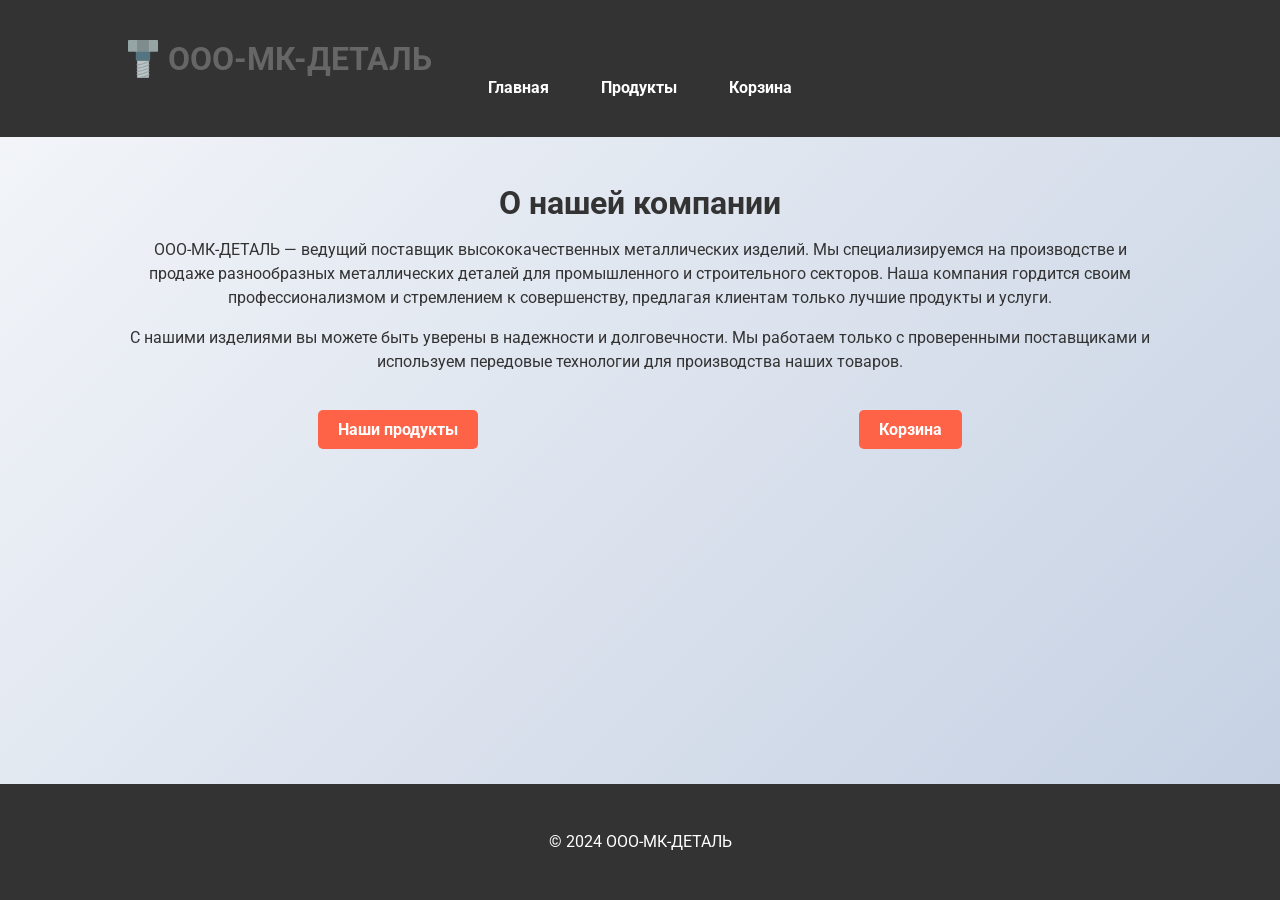
<file: index.html>
<!DOCTYPE html>
<html lang="ru">
<head>
    <meta charset="UTF-8">
    <meta name="viewport" content="width=device-width, initial-scale=1.0">
    <title>ООО-МК-ДЕТАЛЬ</title>
    <link rel="stylesheet" href="styles.css">
    <link rel="stylesheet" href="stylef.css">
    <link href="https://fonts.googleapis.com/css2?family=Roboto:wght@400;700&display=swap" rel="stylesheet">
</head>

<body class="home">
    
    <div class="wrapper">
        <header>
            <div class="container">
                <div class="txt1">
                <div class="logo">
                  
                  <svg  class="logo-w" xmlns="http://www.w3.org/2000/svg" xmlns:xlink="http://www.w3.org/1999/xlink" viewBox="0 0 46 59" version="1.1"><title>048 - Bolt </title><desc>Created with Sketch.</desc><defs></defs><g id="Page-1" stroke="none" stroke-width="1" fill="none" fill-rule="evenodd"><g id="048---Bolt-" fill-rule="nonzero"><path d="M12,16 L34,16 L34,29.862 C34,30.4290329 33.7747471,30.9728415 33.3737943,31.3737943 C32.9728415,31.7747471 32.4290329,32 31.862,32 L14.138,32 C13.5709671,32 13.0271585,31.7747471 12.6262057,31.3737943 C12.2252529,30.9728415 12,30.4290329 12,29.862 L12,16 Z" id="Shape" fill="#547580"></path><rect id="Rectangle-path" fill="#7F8C8D" x="12" y="0" width="22" height="18"></rect><path d="M14,0 L14,18 L1,18 C0.44771525,18 0,17.5522847 0,17 L0,1 C0,0.44771525 0.44771525,0 1,0 L14,0 Z" id="Shape" fill="#95A5A5"></path><path d="M46,1 L46,17 C46,17.5522847 45.5522847,18 45,18 L32,18 L32,0 L45,0 C45.5522847,0 46,0.44771525 46,1 Z" id="Shape" fill="#95A5A5"></path><path d="M14,32 L32,32 L32,57 C32,57.5522847 31.5522847,58 31,58 L15,58 C14.4477153,58 14,57.5522847 14,57 L14,32 Z" id="Shape" fill="#BDC3C7"></path><path d="M14,39 C13.4477153,39 13,38.5522847 13,38 C13,37.4477153 13.4477153,37 14,37 C22.626,37 31.427,32.175 31.515,32.126 C31.995358,31.8779775 32.5858622,32.0566248 32.8481759,32.5293303 C33.1104896,33.0020358 32.9496279,33.597631 32.485,33.874 C32.109,34.083 23.154,39 14,39 Z" id="Shape" fill="#95A5A5"></path><path d="M14,44 C13.4477153,44 13,43.5522847 13,43 C13,42.4477153 13.4477153,42 14,42 C22.626,42 31.427,37.175 31.515,37.126 C31.995358,36.8779775 32.5858622,37.0566248 32.8481759,37.5293303 C33.1104896,38.0020358 32.9496279,38.597631 32.485,38.874 C32.109,39.083 23.154,44 14,44 Z" id="Shape" fill="#95A5A5"></path><path d="M14,49 C13.4477153,49 13,48.5522847 13,48 C13,47.4477153 13.4477153,47 14,47 C22.626,47 31.427,42.175 31.515,42.126 C31.8281993,41.9397034 32.2179451,41.9385319 32.5322586,42.1229424 C32.8465722,42.3073528 33.0356848,42.6481454 33.0258532,43.0124303 C33.0160217,43.3767153 32.8088027,43.7068115 32.485,43.874 C32.109,44.083 23.154,49 14,49 Z" id="Shape" fill="#95A5A5"></path><path d="M14,54 C13.4477153,54 13,53.5522847 13,53 C13,52.4477153 13.4477153,52 14,52 C22.626,52 31.427,47.175 31.515,47.126 C31.8281993,46.9397034 32.2179451,46.9385319 32.5322586,47.1229424 C32.8465722,47.3073528 33.0356848,47.6481454 33.0258532,48.0124303 C33.0160217,48.3767153 32.8088027,48.7068115 32.485,48.874 C32.109,49.083 23.154,54 14,54 Z" id="Shape" fill="#95A5A5"></path><path d="M14.879,58.99 C14.3267153,58.999665 13.871165,58.5597847 13.8615,58.0075 C13.851835,57.4552153 14.2917153,56.999665 14.844,56.99 C23.208,56.69 31.432,52.171 31.515,52.125 C31.8281993,51.9387034 32.2179451,51.9375319 32.5322586,52.1219424 C32.8465722,52.3063528 33.0356848,52.6471454 33.0258532,53.0114303 C33.0160217,53.3757153 32.8088027,53.7058115 32.485,53.873 C32.134,54.073 23.754,58.673 14.916,58.988 L14.879,58.99 Z" id="Shape" fill="#95A5A5"></path></g></g></svg>    
                      
                  
                      
                 
                </div>
                <h1><a class="lin" href="index.html">ООО-МК-ДЕТАЛЬ</a></h1>
                </div>
                <nav>
                    <ul>
                        <li><a href="index.html">Главная</a></li>
                        <li><a href="products.html">Продукты</a></li>
                        <li><a href="cart.html">Корзина</a></li>
                    </ul>
                </nav>
            </div>
        </header>

        <section id="about">
            <div class="container">
                <h2>О нашей компании</h2>
                <p>ООО-МК-ДЕТАЛЬ — ведущий поставщик высококачественных металлических изделий. Мы специализируемся на производстве и продаже разнообразных металлических деталей для промышленного и строительного секторов. Наша компания гордится своим профессионализмом и стремлением к совершенству, предлагая клиентам только лучшие продукты и услуги.</p>
                <p>С нашими изделиями вы можете быть уверены в надежности и долговечности. Мы работаем только с проверенными поставщиками и используем передовые технологии для производства наших товаров.</p>
                <div class="buttons">
                    <a href="products.html" class="btn">Наши продукты</a>
                    <a href="cart.html" class="btn">Корзина</a>
                </div>
            </div>
        </section>

        <footer>
            <div class="container">
                <p>&copy; 2024 ООО-МК-ДЕТАЛЬ</p>
            </div>
        </footer>
    </div>
    <script src="script.js"></script>
</body>
</html>
</file>
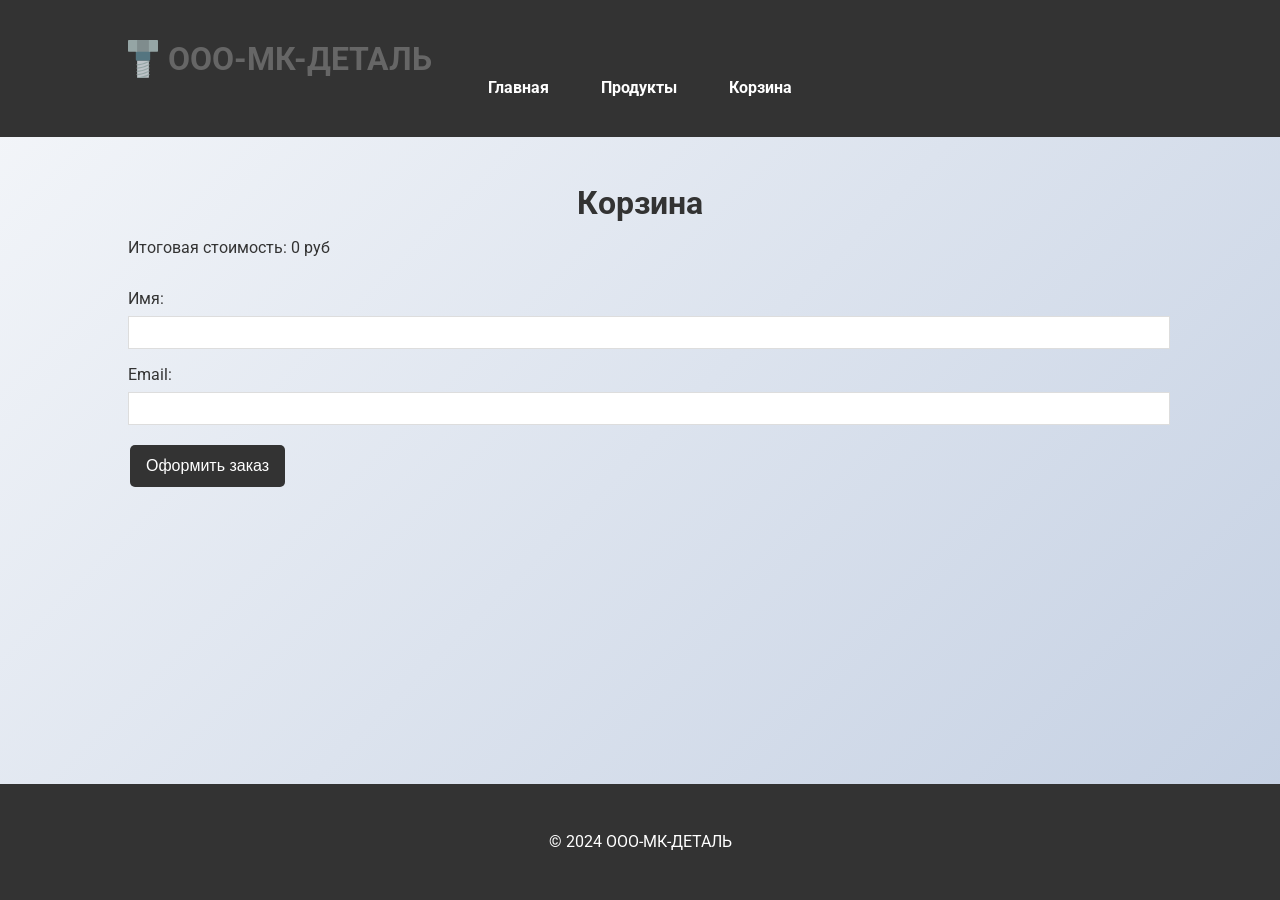
<file: cart.html>
<!DOCTYPE html>
<html lang="ru">
<head>
    <meta charset="UTF-8">
    <meta name="viewport" content="width=device-width, initial-scale=1.0">
    <title>Корзина</title>
    <link rel="stylesheet" href="styless.css">
    <link rel="stylesheet" href="stylef.css">
    <link rel="stylesheet" href="styled.css">
    <link href="https://fonts.googleapis.com/css2?family=Roboto:wght@400;700&display=swap" rel="stylesheet">
    <style>
        #successMessage {
            color: green;
            margin-top: 20px;
            display: none;
        }
    </style>
</head>
<body>
    <div class="wrapper">
        <header>
            <div class="container">
                <div class="txt1">
                <div class="logo">
                  
                  <svg  class="logo-w" xmlns="http://www.w3.org/2000/svg" xmlns:xlink="http://www.w3.org/1999/xlink" viewBox="0 0 46 59" version="1.1"><title>048 - Bolt </title><desc>Created with Sketch.</desc><defs></defs><g id="Page-1" stroke="none" stroke-width="1" fill="none" fill-rule="evenodd"><g id="048---Bolt-" fill-rule="nonzero"><path d="M12,16 L34,16 L34,29.862 C34,30.4290329 33.7747471,30.9728415 33.3737943,31.3737943 C32.9728415,31.7747471 32.4290329,32 31.862,32 L14.138,32 C13.5709671,32 13.0271585,31.7747471 12.6262057,31.3737943 C12.2252529,30.9728415 12,30.4290329 12,29.862 L12,16 Z" id="Shape" fill="#547580"></path><rect id="Rectangle-path" fill="#7F8C8D" x="12" y="0" width="22" height="18"></rect><path d="M14,0 L14,18 L1,18 C0.44771525,18 0,17.5522847 0,17 L0,1 C0,0.44771525 0.44771525,0 1,0 L14,0 Z" id="Shape" fill="#95A5A5"></path><path d="M46,1 L46,17 C46,17.5522847 45.5522847,18 45,18 L32,18 L32,0 L45,0 C45.5522847,0 46,0.44771525 46,1 Z" id="Shape" fill="#95A5A5"></path><path d="M14,32 L32,32 L32,57 C32,57.5522847 31.5522847,58 31,58 L15,58 C14.4477153,58 14,57.5522847 14,57 L14,32 Z" id="Shape" fill="#BDC3C7"></path><path d="M14,39 C13.4477153,39 13,38.5522847 13,38 C13,37.4477153 13.4477153,37 14,37 C22.626,37 31.427,32.175 31.515,32.126 C31.995358,31.8779775 32.5858622,32.0566248 32.8481759,32.5293303 C33.1104896,33.0020358 32.9496279,33.597631 32.485,33.874 C32.109,34.083 23.154,39 14,39 Z" id="Shape" fill="#95A5A5"></path><path d="M14,44 C13.4477153,44 13,43.5522847 13,43 C13,42.4477153 13.4477153,42 14,42 C22.626,42 31.427,37.175 31.515,37.126 C31.995358,36.8779775 32.5858622,37.0566248 32.8481759,37.5293303 C33.1104896,38.0020358 32.9496279,38.597631 32.485,38.874 C32.109,39.083 23.154,44 14,44 Z" id="Shape" fill="#95A5A5"></path><path d="M14,49 C13.4477153,49 13,48.5522847 13,48 C13,47.4477153 13.4477153,47 14,47 C22.626,47 31.427,42.175 31.515,42.126 C31.8281993,41.9397034 32.2179451,41.9385319 32.5322586,42.1229424 C32.8465722,42.3073528 33.0356848,42.6481454 33.0258532,43.0124303 C33.0160217,43.3767153 32.8088027,43.7068115 32.485,43.874 C32.109,44.083 23.154,49 14,49 Z" id="Shape" fill="#95A5A5"></path><path d="M14,54 C13.4477153,54 13,53.5522847 13,53 C13,52.4477153 13.4477153,52 14,52 C22.626,52 31.427,47.175 31.515,47.126 C31.8281993,46.9397034 32.2179451,46.9385319 32.5322586,47.1229424 C32.8465722,47.3073528 33.0356848,47.6481454 33.0258532,48.0124303 C33.0160217,48.3767153 32.8088027,48.7068115 32.485,48.874 C32.109,49.083 23.154,54 14,54 Z" id="Shape" fill="#95A5A5"></path><path d="M14.879,58.99 C14.3267153,58.999665 13.871165,58.5597847 13.8615,58.0075 C13.851835,57.4552153 14.2917153,56.999665 14.844,56.99 C23.208,56.69 31.432,52.171 31.515,52.125 C31.8281993,51.9387034 32.2179451,51.9375319 32.5322586,52.1219424 C32.8465722,52.3063528 33.0356848,52.6471454 33.0258532,53.0114303 C33.0160217,53.3757153 32.8088027,53.7058115 32.485,53.873 C32.134,54.073 23.754,58.673 14.916,58.988 L14.879,58.99 Z" id="Shape" fill="#95A5A5"></path></g></g></svg>    
                      
                  
                      
                 
                </div>
                <h1><a class="lin" href="index.html">ООО-МК-ДЕТАЛЬ</a></h1>
                </div>
                <nav>
                    <ul>
                        <li><a href="index.html">Главная</a></li>
                        <li><a href="products.html">Продукты</a></li>
                        <li><a href="cart.html">Корзина</a></li>
                    </ul>
                </nav>
            </div>
        </header>

        <section id="cart">
            <div class="container">
                <h2>Корзина</h2>
                <div class="cart-items">
                    <!-- Здесь будут отображаться выбранные товары -->
                </div>
                <form id="order-form">
                    <label for="name">Имя:</label>
                    <input type="text" id="name" name="name" required>
                    <label for="email">Email:</label>
                    <input type="email" id="email" name="email" required>
                    <button type="submit">Оформить заказ</button>
                </form>
                
                <div class="asd" id="successMessage"><a>Заказ Оформлен успешно</a></div>
            
                <script>
                    document.getElementById('order-form').addEventListener('submit', function(event) {
                        event.preventDefault(); // предотвращаем отправку формы
                        document.getElementById('successMessage').style.display = 'block';
                    });
                </script>
            </div>
        </section>

        <footer>
            <div class="container">
                <p>&copy; 2024 ООО-МК-ДЕТАЛЬ</p>
            </div>
        </footer>
    </div>

    <script src="script.js"></script>
</body>
</html>
</file>
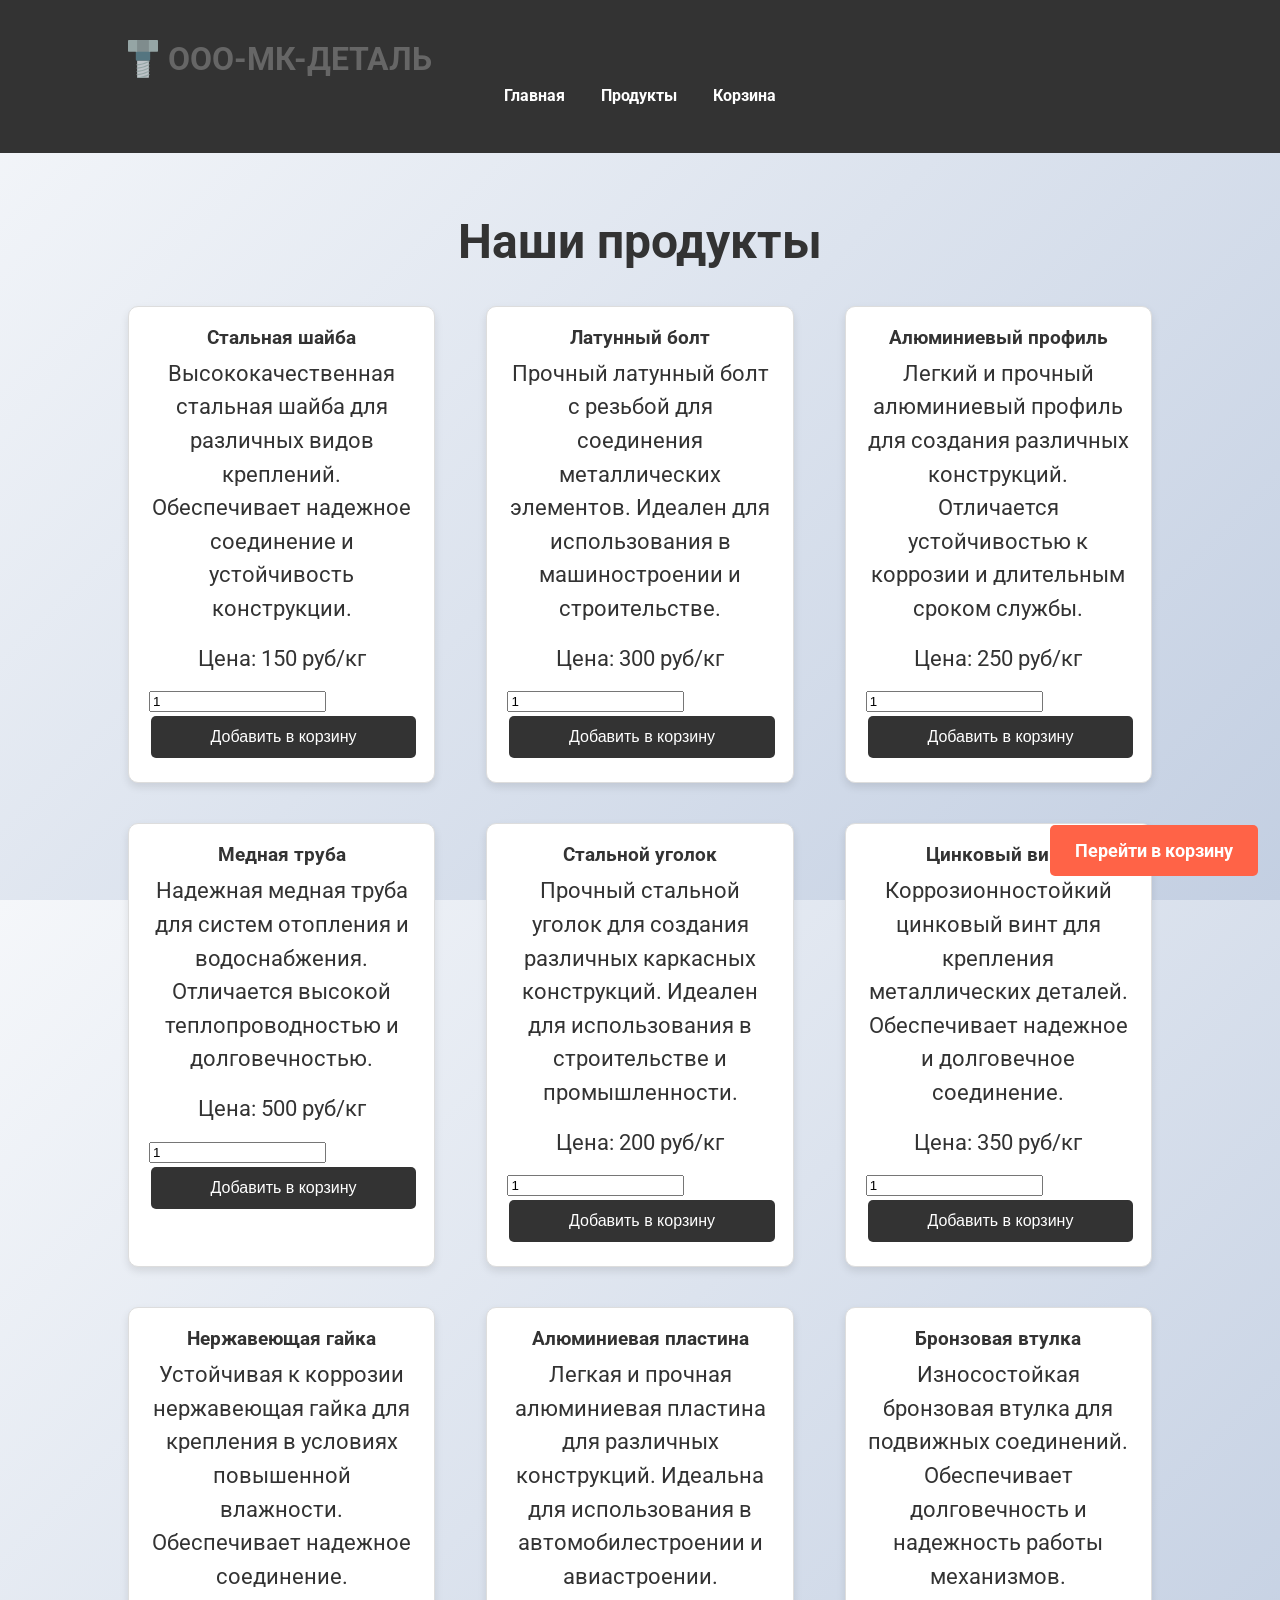
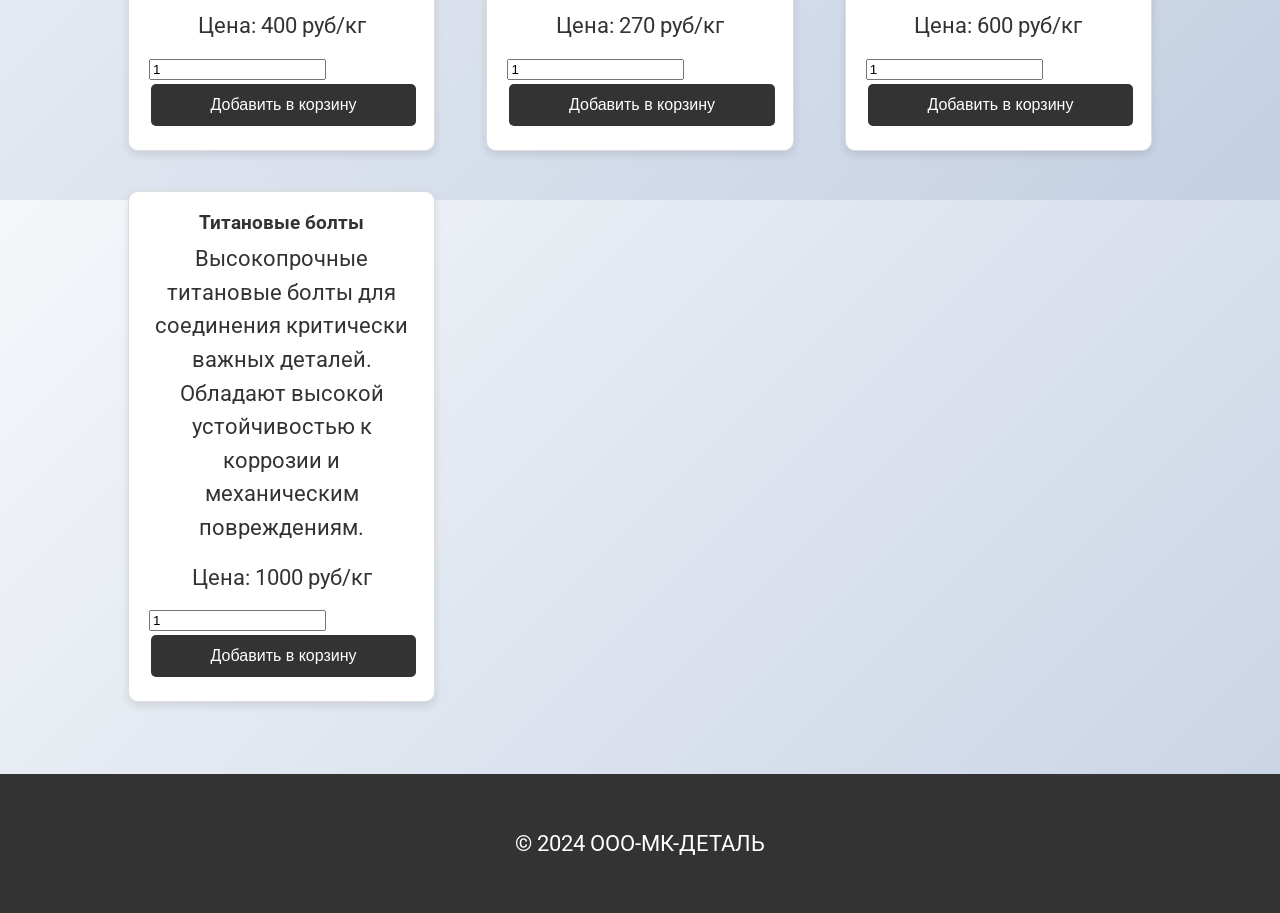
<file: products.html>
<!DOCTYPE html>
<html lang="ru">
<head>
    <meta charset="UTF-8">
    <meta name="viewport" content="width=device-width, initial-scale=1.0">
    <title>Продукты</title>
    <link rel="stylesheet" href="style.css">
    <link rel="stylesheet" href="stylef.css">
    <link rel="stylesheet" href="styled.css">
    <link href="https://fonts.googleapis.com/css2?family=Roboto:wght@400;700&display=swap" rel="stylesheet">
</head>
<body>
    <div class="wrapper">
        <header>
            <div class="container">
                <div class="txt1">
                <div class="logo">
                  
                  <svg  class="logo-w" xmlns="http://www.w3.org/2000/svg" xmlns:xlink="http://www.w3.org/1999/xlink" viewBox="0 0 46 59" version="1.1"><title>048 - Bolt </title><desc>Created with Sketch.</desc><defs></defs><g id="Page-1" stroke="none" stroke-width="1" fill="none" fill-rule="evenodd"><g id="048---Bolt-" fill-rule="nonzero"><path d="M12,16 L34,16 L34,29.862 C34,30.4290329 33.7747471,30.9728415 33.3737943,31.3737943 C32.9728415,31.7747471 32.4290329,32 31.862,32 L14.138,32 C13.5709671,32 13.0271585,31.7747471 12.6262057,31.3737943 C12.2252529,30.9728415 12,30.4290329 12,29.862 L12,16 Z" id="Shape" fill="#547580"></path><rect id="Rectangle-path" fill="#7F8C8D" x="12" y="0" width="22" height="18"></rect><path d="M14,0 L14,18 L1,18 C0.44771525,18 0,17.5522847 0,17 L0,1 C0,0.44771525 0.44771525,0 1,0 L14,0 Z" id="Shape" fill="#95A5A5"></path><path d="M46,1 L46,17 C46,17.5522847 45.5522847,18 45,18 L32,18 L32,0 L45,0 C45.5522847,0 46,0.44771525 46,1 Z" id="Shape" fill="#95A5A5"></path><path d="M14,32 L32,32 L32,57 C32,57.5522847 31.5522847,58 31,58 L15,58 C14.4477153,58 14,57.5522847 14,57 L14,32 Z" id="Shape" fill="#BDC3C7"></path><path d="M14,39 C13.4477153,39 13,38.5522847 13,38 C13,37.4477153 13.4477153,37 14,37 C22.626,37 31.427,32.175 31.515,32.126 C31.995358,31.8779775 32.5858622,32.0566248 32.8481759,32.5293303 C33.1104896,33.0020358 32.9496279,33.597631 32.485,33.874 C32.109,34.083 23.154,39 14,39 Z" id="Shape" fill="#95A5A5"></path><path d="M14,44 C13.4477153,44 13,43.5522847 13,43 C13,42.4477153 13.4477153,42 14,42 C22.626,42 31.427,37.175 31.515,37.126 C31.995358,36.8779775 32.5858622,37.0566248 32.8481759,37.5293303 C33.1104896,38.0020358 32.9496279,38.597631 32.485,38.874 C32.109,39.083 23.154,44 14,44 Z" id="Shape" fill="#95A5A5"></path><path d="M14,49 C13.4477153,49 13,48.5522847 13,48 C13,47.4477153 13.4477153,47 14,47 C22.626,47 31.427,42.175 31.515,42.126 C31.8281993,41.9397034 32.2179451,41.9385319 32.5322586,42.1229424 C32.8465722,42.3073528 33.0356848,42.6481454 33.0258532,43.0124303 C33.0160217,43.3767153 32.8088027,43.7068115 32.485,43.874 C32.109,44.083 23.154,49 14,49 Z" id="Shape" fill="#95A5A5"></path><path d="M14,54 C13.4477153,54 13,53.5522847 13,53 C13,52.4477153 13.4477153,52 14,52 C22.626,52 31.427,47.175 31.515,47.126 C31.8281993,46.9397034 32.2179451,46.9385319 32.5322586,47.1229424 C32.8465722,47.3073528 33.0356848,47.6481454 33.0258532,48.0124303 C33.0160217,48.3767153 32.8088027,48.7068115 32.485,48.874 C32.109,49.083 23.154,54 14,54 Z" id="Shape" fill="#95A5A5"></path><path d="M14.879,58.99 C14.3267153,58.999665 13.871165,58.5597847 13.8615,58.0075 C13.851835,57.4552153 14.2917153,56.999665 14.844,56.99 C23.208,56.69 31.432,52.171 31.515,52.125 C31.8281993,51.9387034 32.2179451,51.9375319 32.5322586,52.1219424 C32.8465722,52.3063528 33.0356848,52.6471454 33.0258532,53.0114303 C33.0160217,53.3757153 32.8088027,53.7058115 32.485,53.873 C32.134,54.073 23.754,58.673 14.916,58.988 L14.879,58.99 Z" id="Shape" fill="#95A5A5"></path></g></g></svg>    
                      
                  
                      
                 
                </div>
                <h1><a class="lin" href="index.html">ООО-МК-ДЕТАЛЬ</a></h1>
                </div>
                <nav>
                    <ul>
                        <li><a href="index.html">Главная</a></li>
                        <li><a href="products.html">Продукты</a></li>
                        <li><a href="cart.html">Корзина</a></li>
                    </ul>
                </nav>
            </div>
        </header>
        <section id="products">
            <div class="container">
                <h2>Наши продукты</h2>
                <div class="product-list">
                    <div class="product-item">
                        <h3>Стальная шайба</h3>
                        <p>Высококачественная стальная шайба для различных видов креплений. Обеспечивает надежное соединение и устойчивость конструкции.</p>
                        <p>Цена: 150 руб/кг</p>
                        <input type="number" class="quantity-input" data-product-id="1" value="1" min="1" />
                        <button class="add-to-cart-btn" data-product-id="1" data-product-name="Стальная шайба" data-product-price="150">Добавить в корзину</button>
                    </div>
                    <div class="product-item">
                        <h3>Латунный болт</h3>
                        <p>Прочный латунный болт с резьбой для соединения металлических элементов. Идеален для использования в машиностроении и строительстве.</p>
                        <p>Цена: 300 руб/кг</p>
                        <input type="number" class="quantity-input" data-product-id="2" value="1" min="1" />
                        <button class="add-to-cart-btn" data-product-id="2" data-product-name="Латунный болт" data-product-price="300">Добавить в корзину</button>
                    </div>
                    <div class="product-item">
                        <h3>Алюминиевый профиль</h3>
                        <p>Легкий и прочный алюминиевый профиль для создания различных конструкций. Отличается устойчивостью к коррозии и длительным сроком службы.</p>
                        <p>Цена: 250 руб/кг</p>
                        <input type="number" class="quantity-input" data-product-id="3" value="1" min="1" />
                        <button class="add-to-cart-btn" data-product-id="3" data-product-name="Алюминиевый профиль" data-product-price="250">Добавить в корзину</button>
                    </div>
                    <div class="product-item">
                        <h3>Медная труба</h3>
                        <p>Надежная медная труба для систем отопления и водоснабжения. Отличается высокой теплопроводностью и долговечностью.</p>
                        <p>Цена: 500 руб/кг</p>
                        <input type="number" class="quantity-input" data-product-id="4" value="1" min="1" />
                        <button class="add-to-cart-btn" data-product-id="4" data-product-name="Медная труба" data-product-price="500">Добавить в корзину</button>
                    </div>
                    <div class="product-item">
                        <h3>Стальной уголок</h3>
                        <p>Прочный стальной уголок для создания различных каркасных конструкций. Идеален для использования в строительстве и промышленности.</p>
                        <p>Цена: 200 руб/кг</p>
                        <input type="number" class="quantity-input" data-product-id="5" value="1" min="1" />
                        <button class="add-to-cart-btn" data-product-id="5" data-product-name="Стальной уголок" data-product-price="200">Добавить в корзину</button>
                    </div>
                    <div class="product-item">
                        <h3>Цинковый винт</h3>
                        <p>Коррозионностойкий цинковый винт для крепления металлических деталей. Обеспечивает надежное и долговечное соединение.</p>
                        <p>Цена: 350 руб/кг</p>
                        <input type="number" class="quantity-input" data-product-id="6" value="1" min="1" />
                        <button class="add-to-cart-btn" data-product-id="6" data-product-name="Цинковый винт" data-product-price="350">Добавить в корзину</button>
                    </div>
                    <div class="product-item">
                        <h3>Нержавеющая гайка</h3>
                        <p>Устойчивая к коррозии нержавеющая гайка для крепления в условиях повышенной влажности. Обеспечивает надежное соединение.</p>
                        <p>Цена: 400 руб/кг</p>
                        <input type="number" class="quantity-input" data-product-id="7" value="1" min="1" />
                        <button class="add-to-cart-btn" data-product-id="7" data-product-name="Нержавеющая гайка" data-product-price="400">Добавить в корзину</button>
                    </div>
                    <div class="product-item">
                        <h3>Алюминиевая пластина</h3>
                        <p>Легкая и прочная алюминиевая пластина для различных конструкций. Идеальна для использования в автомобилестроении и авиастроении.</p>
                        <p>Цена: 270 руб/кг</p>
                        <input type="number" class="quantity-input" data-product-id="8" value="1" min="1" />
                        <button class="add-to-cart-btn" data-product-id="8" data-product-name="Алюминиевая пластина" data-product-price="270">Добавить в корзину</button>
                    </div>
                    <div class="product-item">
                        <h3>Бронзовая втулка</h3>
                        <p>Износостойкая бронзовая втулка для подвижных соединений. Обеспечивает долговечность и надежность работы механизмов.</p>
                        <p>Цена: 600 руб/кг</p>
                        <input type="number" class="quantity-input" data-product-id="9" value="1" min="1" />
                        <button class="add-to-cart-btn" data-product-id="9" data-product-name="Бронзовая втулка" data-product-price="600">Добавить в корзину</button>
                    </div>
                    <div class="product-item">
                        <h3>Титановые болты</h3>
                        <p>Высокопрочные титановые болты для соединения критически важных деталей. Обладают высокой устойчивостью к коррозии и механическим повреждениям.</p>
                        <p>Цена: 1000 руб/кг</p>
                        <input type="number" class="quantity-input" data-product-id="10" value="1" min="1" />
                        <button class="add-to-cart-btn" data-product-id="10" data-product-name="Титановые болты" data-product-price="1000">Добавить в корзину</button>
                    </div>
                </div>
                <div class="buttons">
                    <a href="cart.html" class="btn cart-button">Перейти в корзину</a>
                </div>
            </div>
        </section>

        <footer>
            <div class="container">
                <p>&copy; 2024 ООО-МК-ДЕТАЛЬ</p>
            </div>
        </footer>
    </div>
    <script src="script.js"></script>
</body>
</html>
</file>
<file: styles.css>
/* Общие стили */
.logo {
    background-image: url('[data-uri]');
}

body, html {
    height: 100%;
    margin: 0;
    padding: 0;
}

body {
    font-family: 'Roboto', sans-serif;
    display: flex;
    flex-direction: column;
}

.wrapper {
    display: flex;
    flex-direction: column;
    min-height: 100vh;
}

header {
    background: #333;
    color: #fff;
    padding: 1rem 0;
}

header h1 {
    margin: 0;
}

header nav ul {
    list-style: none;
    padding: 0;
    margin: 0;
    display: flex;
    justify-content: center;
}

header nav ul li {
    margin: 0 1rem;
}

header nav ul li a {
    color: #fff;
    text-decoration: none;
    font-weight: bold;
}

.container {
    width: 90%;
    margin: 0 auto;
    flex: 1;
}

h2 {
    font-size: 2rem;
    margin-bottom: 1rem;
    text-align: center;
}

p {
    font-size: 1rem;
    line-height: 1.5;
    text-align: center;
}

.buttons {
    display: flex;
    justify-content: center;
    margin-top: 2rem;
}

.btn {
    background: #333;
    color: #fff;
    padding: 1rem 2rem;
    text-decoration: none;
    margin: 0 1rem;
    border-radius: 5px;
    font-weight: bold;
}

.btn:hover {
    background: #555;
}

footer {
    background: #333;
    color: #fff;
    text-align: center;
    padding: 1rem 0;
    margin-top: auto; /* Это перемещает футер в конец страницы */
}
.txt1{
    display: flex;
   
}
.logo{
   
    width: 30px;
    height: 30px;
    margin-right: 10px;
}



/* Адаптивные стили */
@media (min-width: 600px) {
    .buttons {
        justify-content: space-around;
    }
}
</file>
<file: stylef.css>
/* Основные стили */
body {
    font-family: 'Roboto', sans-serif;
    background: linear-gradient(135deg, #f5f7fa 0%, #c3cfe2 100%);
    color: #333;
    margin: 0;
    padding: 0;
    min-height: 100vh;
    display: flex;
    flex-direction: column;
}

header {
    background: #333;
    color: white;
    padding: 20px 0;
}

header h1 {
    margin: 0;
}

nav ul {
    list-style: none;
    padding: 0;
    display: flex;
    gap: 20px;
}

nav ul li {
    display: inline;
}

nav ul li a {
    color: white;
    text-decoration: none;
    transition: color 0.3s;
}

nav ul li a:hover {
    color: #ff6347;
}

.container {
    width: 80%;
    margin: 0 auto;
    padding: 20px 0;
    flex: 1;
}

button, .btn {
    background-color: #ff6347;
    border: none;
    color: white;
    padding: 10px 20px;
    text-align: center;
    text-decoration: none;
    display: inline-block;
    font-size: 16px;
    margin: 4px 2px;
    cursor: pointer;
    border-radius: 5px;
    transition: background-color 0.3s, transform 0.3s;
}

button:hover, .btn:hover {
    background-color: #ff4500;
    transform: scale(1.05);
}

.product-item {
    background: white;
    border-radius: 10px;
    box-shadow: 0 4px 8px rgba(0, 0, 0, 0.1);
    padding: 20px;
    margin: 20px 0;
    transition: transform 0.3s, box-shadow 0.3s;
}

.product-item:hover {
    transform: translateY(-10px);
    box-shadow: 0 12px 16px rgba(0, 0, 0, 0.2);
}

footer {
    background: #333;
    color: white;
    text-align: center;
    padding: 10px 0;
    width: 100%;
}

.footer p {
    margin: 0;
}

/* Фиксируем футер только на главной странице */
body.home footer {
    position: fixed;
    bottom: 0;
    left: 0;
}

/* Стили для кнопки "В корзину" на странице продуктов */
.cart-button {
    position: fixed;
    bottom: 20px;
    right: 20px;
    background-color: #ff6347;
    color: white;
    border: none;
    padding: 15px 25px;
    font-size: 18px;
    border-radius: 5px;
    cursor: pointer;
    transition: background-color 0.3s, transform 0.3s;
}

.cart-button:hover {
    background-color: #ff4500;
    transform: scale(1.05);
}
.lin{
    text-decoration: none;
    color: #666;
}
</file>
<file: styless.css>
/* Общие стили */
body, html {
    height: 100%;
    margin: 0;
    padding: 0;
}

body {
    font-family: 'Roboto', sans-serif;
    display: flex;
    flex-direction: column;
}

.wrapper {
    display: flex;
    flex-direction: column;
    min-height: 100vh;
}

header {
    background: #333;
    color: #fff;
    padding: 1rem 0;
}

header h1 {
    margin: 0;
}

header nav ul {
    list-style: none;
    padding: 0;
    margin: 0;
    display: flex;
    justify-content: center;
}

header nav ul li {
    margin: 0 1rem;
}

header nav ul li a {
    color: #fff;
    text-decoration: none;
    font-weight: bold;
}

.container {
    width: 90%;
    margin: 0 auto;
    flex: 1;
}

h2 {
    font-size: 2rem;
    margin-bottom: 1rem;
    text-align: center;
}

p {
    font-size: 1rem;
    line-height: 1.5;
    text-align: center;
}

.buttons {
    display: flex;
    justify-content: center;
    margin-top: 2rem;
}

.btn {
    background: #333;
    color: #fff;
    padding: 1rem 2rem;
    text-decoration: none;
    margin: 0 1rem;
    border-radius: 5px;
    font-weight: bold;
}

.btn:hover {
    background: #555;
}

.cart-item {
    display: flex;
    justify-content: space-between;
    align-items: center;
    background: #f4f4f4;
    margin-bottom: 1rem;
    padding: 1rem;
    border: 1px solid #ddd;
}

.cart-item p {
    margin: 0;
}

.remove-btn {
    background: #ff3333;
    color: #fff;
    padding: 0.5rem 1rem;
    border: none;
    cursor: pointer;
    border-radius: 5px;
}

.remove-btn:hover {
    background: #ff6666;
}

form {
    margin-top: 2rem;
}

form label {
    display: block;
    margin-bottom: 0.5rem;
}

form input {
    width: 100%;
    padding: 0.5rem;
    margin-bottom: 1rem;
    border: 1px solid #ddd;
}

form button {
    background: #333;
    color: #fff;
    padding: 0.75rem 1rem;
    border: none;
    cursor: pointer;
}

form button:hover {
    background: #555;
}

footer {
    background: #333;
    color: #fff;
    text-align: center;
    padding: 1rem 0;
    margin-top: auto;
}

/* Адаптивные стили */
@media (min-width: 600px) {
    .buttons {
        justify-content: space-around;
    }
}
#order-message {
    margin-top: 2rem;
    text-align: center;
    font-size: 1.2rem;
    color: green;
}

#successMessage{
    display: none;
    }
</file>
<file: styled.css>
.txt1{
    display: flex;
   
}
.logo{
   
    width: 30px;
    height: 30px;
    margin-right: 10px;
}
</file>
<file: style.css>
/* Общие стили */
body, html {
    height: 100%;
    margin: 0;
    padding: 0;
    box-sizing: border-box;
}

body {
    font-family: 'Roboto', sans-serif;
    display: flex;
    flex-direction: column;
}

.wrapper {
    display: flex;
    flex-direction: column;
    min-height: 100vh;
}

header {
    background: #333;
    color: #fff;
    padding: 1rem 0;
}

header h1 {
    margin: 0;
    margin-left: -120px;
    text-align: left;

}

header nav ul {
    list-style: none;
    padding: 0;
    margin: 0;
    display: flex;
    justify-content: center;
    flex-wrap: wrap;
}

header nav ul li {
    margin: 0.5rem;
}

header nav ul li a {
    color: #fff;
    text-decoration: none;
    font-weight: bold;
}

.container {
    width: 90%;
    margin: 0 auto;
    flex: 1;
    max-width: 1200px;
}

h2 {
    font-size: 2rem;
    margin-bottom: 1rem;
    text-align: center;
}

p {
    font-size: 1rem;
    line-height: 1.5;
    text-align: center;
}

.buttons {
    display: flex;
    justify-content: center;
    flex-wrap: wrap;
    margin-top: 2rem;
}

.btn {
    background: #333;
    color: #fff;
    padding: 1rem 2rem;
    text-decoration: none;
    margin: 0.5rem;
    border-radius: 5px;
    font-weight: bold;
}

.btn:hover {
    background: #555;
}

.cart-item {
    display: flex;
    justify-content: space-between;
    align-items: center;
    background: #f4f4f4;
    margin-bottom: 1rem;
    padding: 1rem;
    border: 1px solid #ddd;
    flex-wrap: wrap;
}

.cart-item p {
    margin: 0;
    flex: 1;
    text-align: center;
}

.remove-btn {
    background: #ff3333;
    color: #fff;
    padding: 0.5rem 1rem;
    border: none;
    cursor: pointer;
    border-radius: 5px;
    margin-left: 1rem;
}

.remove-btn:hover {
    background: #ff6666;
}

form {
    margin-top: 2rem;
    text-align: center;
}

form label {
    display: block;
    margin-bottom: 0.5rem;
}

form input {
    width: 100%;
    max-width: 400px;
    padding: 0.5rem;
    margin-bottom: 1rem;
    border: 1px solid #ddd;
}

form button {
    background: #333;
    color: #fff;
    padding: 0.75rem 1rem;
    border: none;
    cursor: pointer;
}

form button:hover {
    background: #555;
}

footer {
    background: #333;
    color: #fff;
    text-align: center;
    padding: 1rem 0;
    margin-top: auto;
}

/* Стили для списка продуктов */
.product-list {
    display: flex;
    flex-wrap: wrap;
    justify-content: space-between;
}

.product-item {
    background: #f4f4f4;
    border: 1px solid #ddd;
    padding: 1rem;
    margin-bottom: 1rem;
    width: 100%;
    box-sizing: border-box;
}

.product-item h3 {
    margin: 0 0 0.5rem 0;
    text-align: center;
}

.product-item p {
    margin: 0 0 1rem 0;
    text-align: center;
}

.add-to-cart-btn {
    display: block;
    background: #333;
    color: #fff;
    padding: 0.75rem;
    text-align: center;
    border: none;
    cursor: pointer;
    border-radius: 5px;
    width: 100%;
}

.add-to-cart-btn:hover {
    background: #555;
}
.txt1{
    display: flex;
   
}
.logo{
   
    width: 30px;
    height: 30px;
    margin-right: 10px;
}

/* Адаптивные стили */
@media (min-width: 600px) {
    .header nav ul {
        justify-content: center;
    }
    
    .buttons {
        justify-content: space-around;
    }
    
    .cart-item {
        justify-content: space-between;
    }
    
    form input {
        width: 50%;
    }
    
    .remove-btn {
        margin-left: auto;
    }

    .product-item {
        width: 48%;
    }
}

@media (min-width: 768px) {
    h2 {
        font-size: 2.5rem;
    }

    p {
        font-size: 1.2rem;
    }
    
    .btn {
        padding: 1rem 3rem;
    }
}

@media (min-width: 1024px) {
    h2 {
        font-size: 3rem;
    }

    p {
        font-size: 1.4rem;
    }

    .product-item {
        width: 30%;
    }
}
</file>
